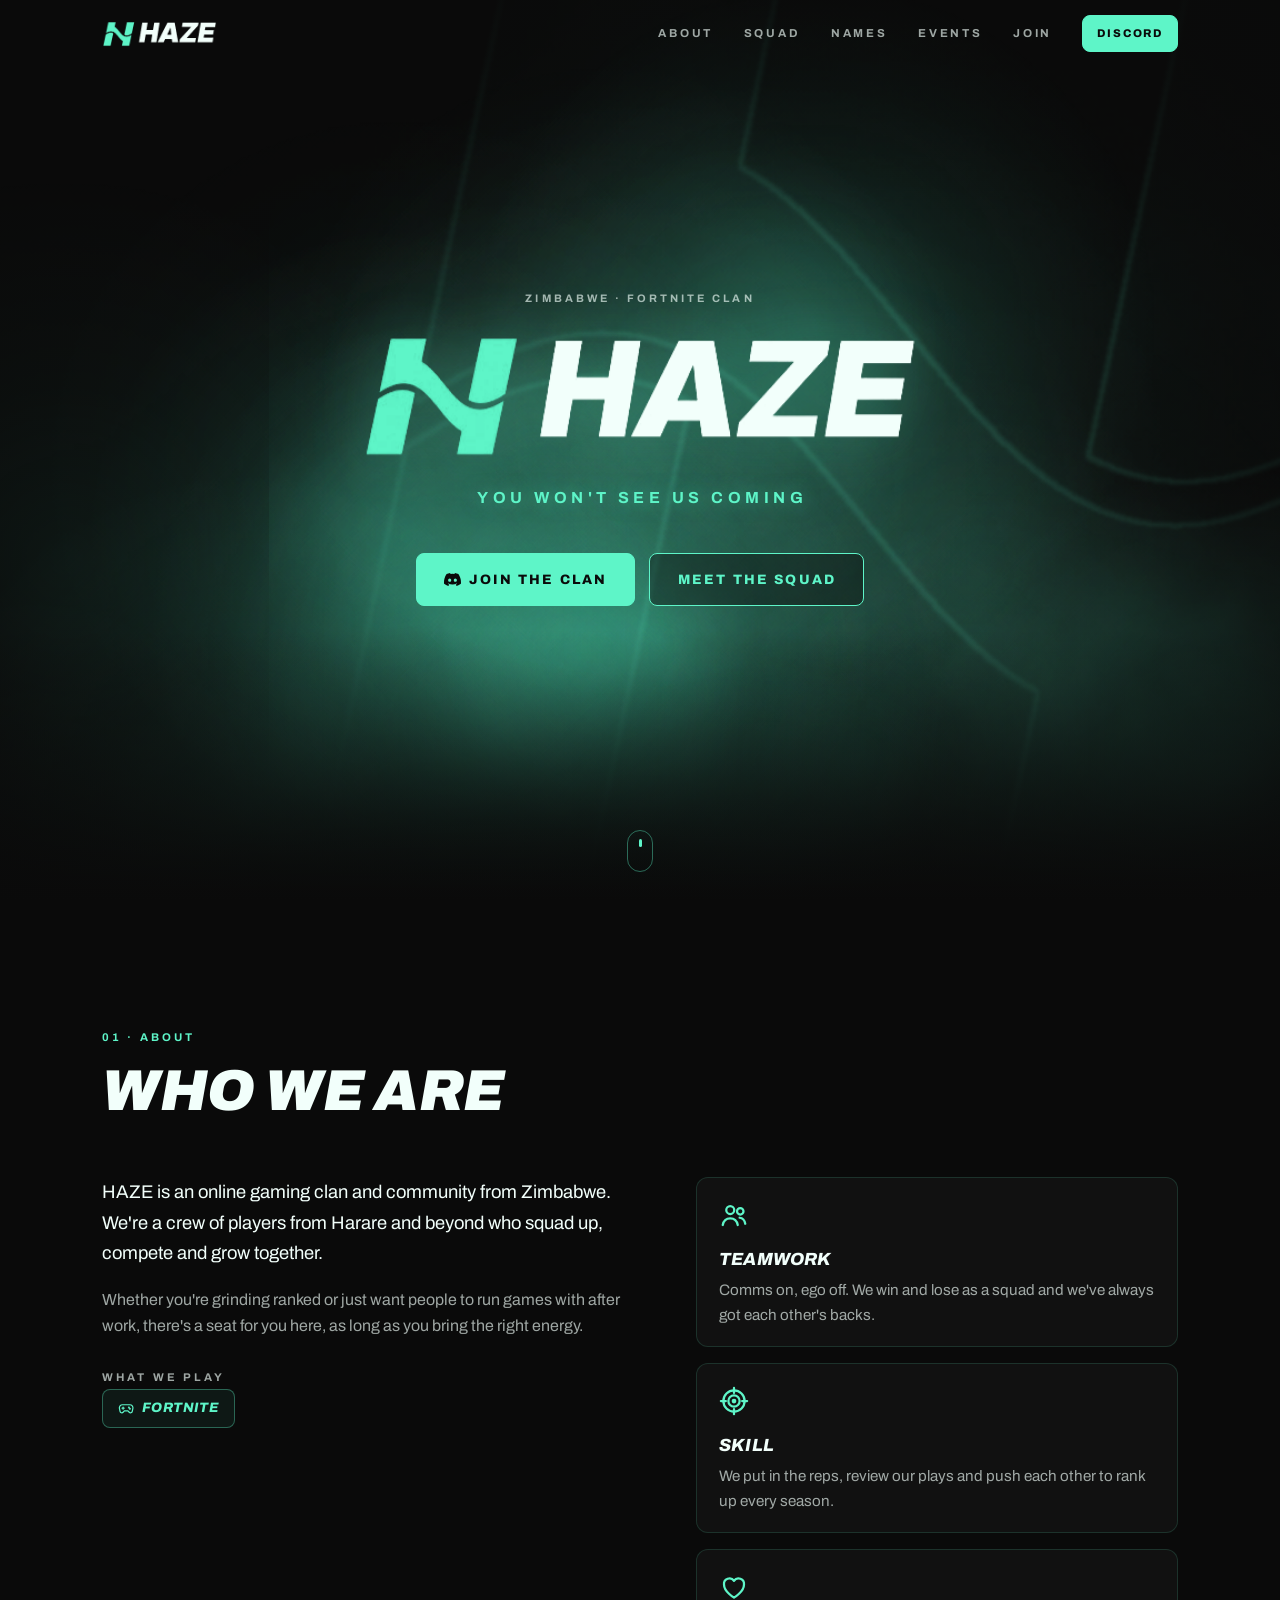
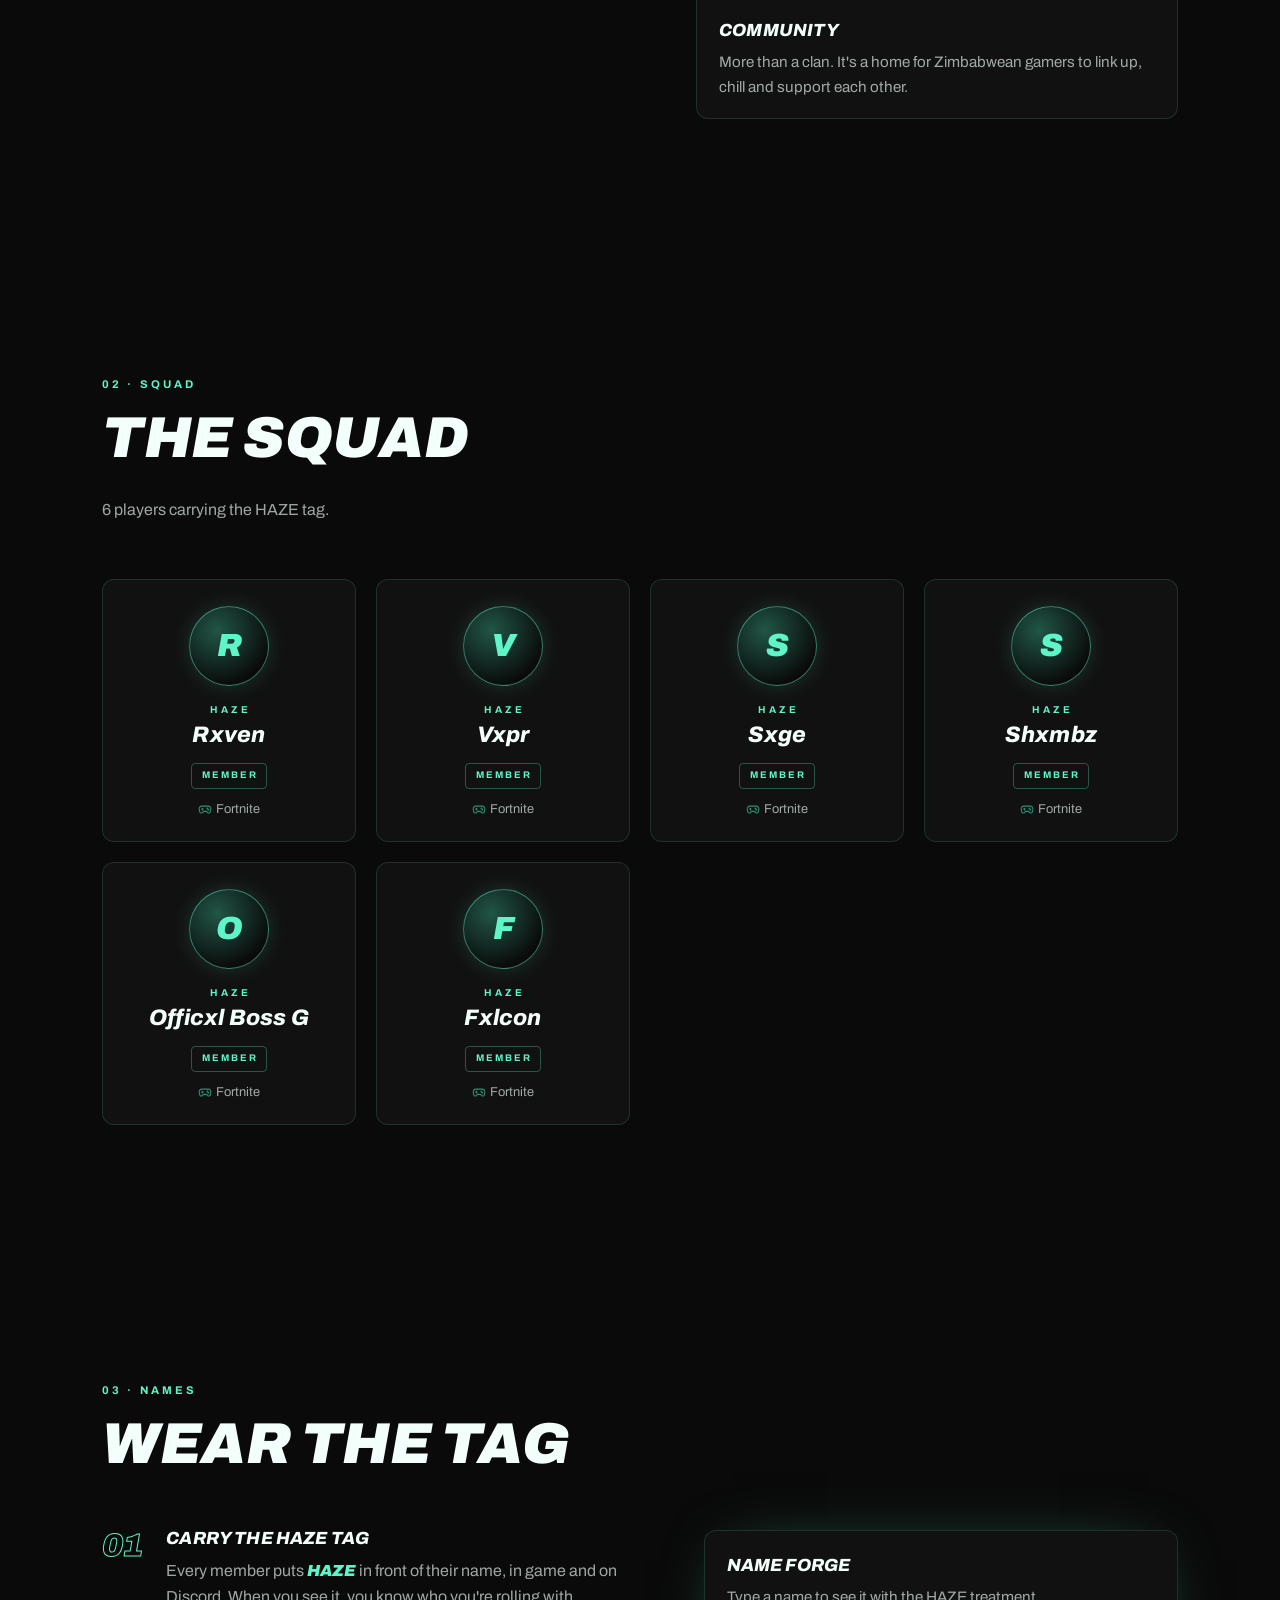
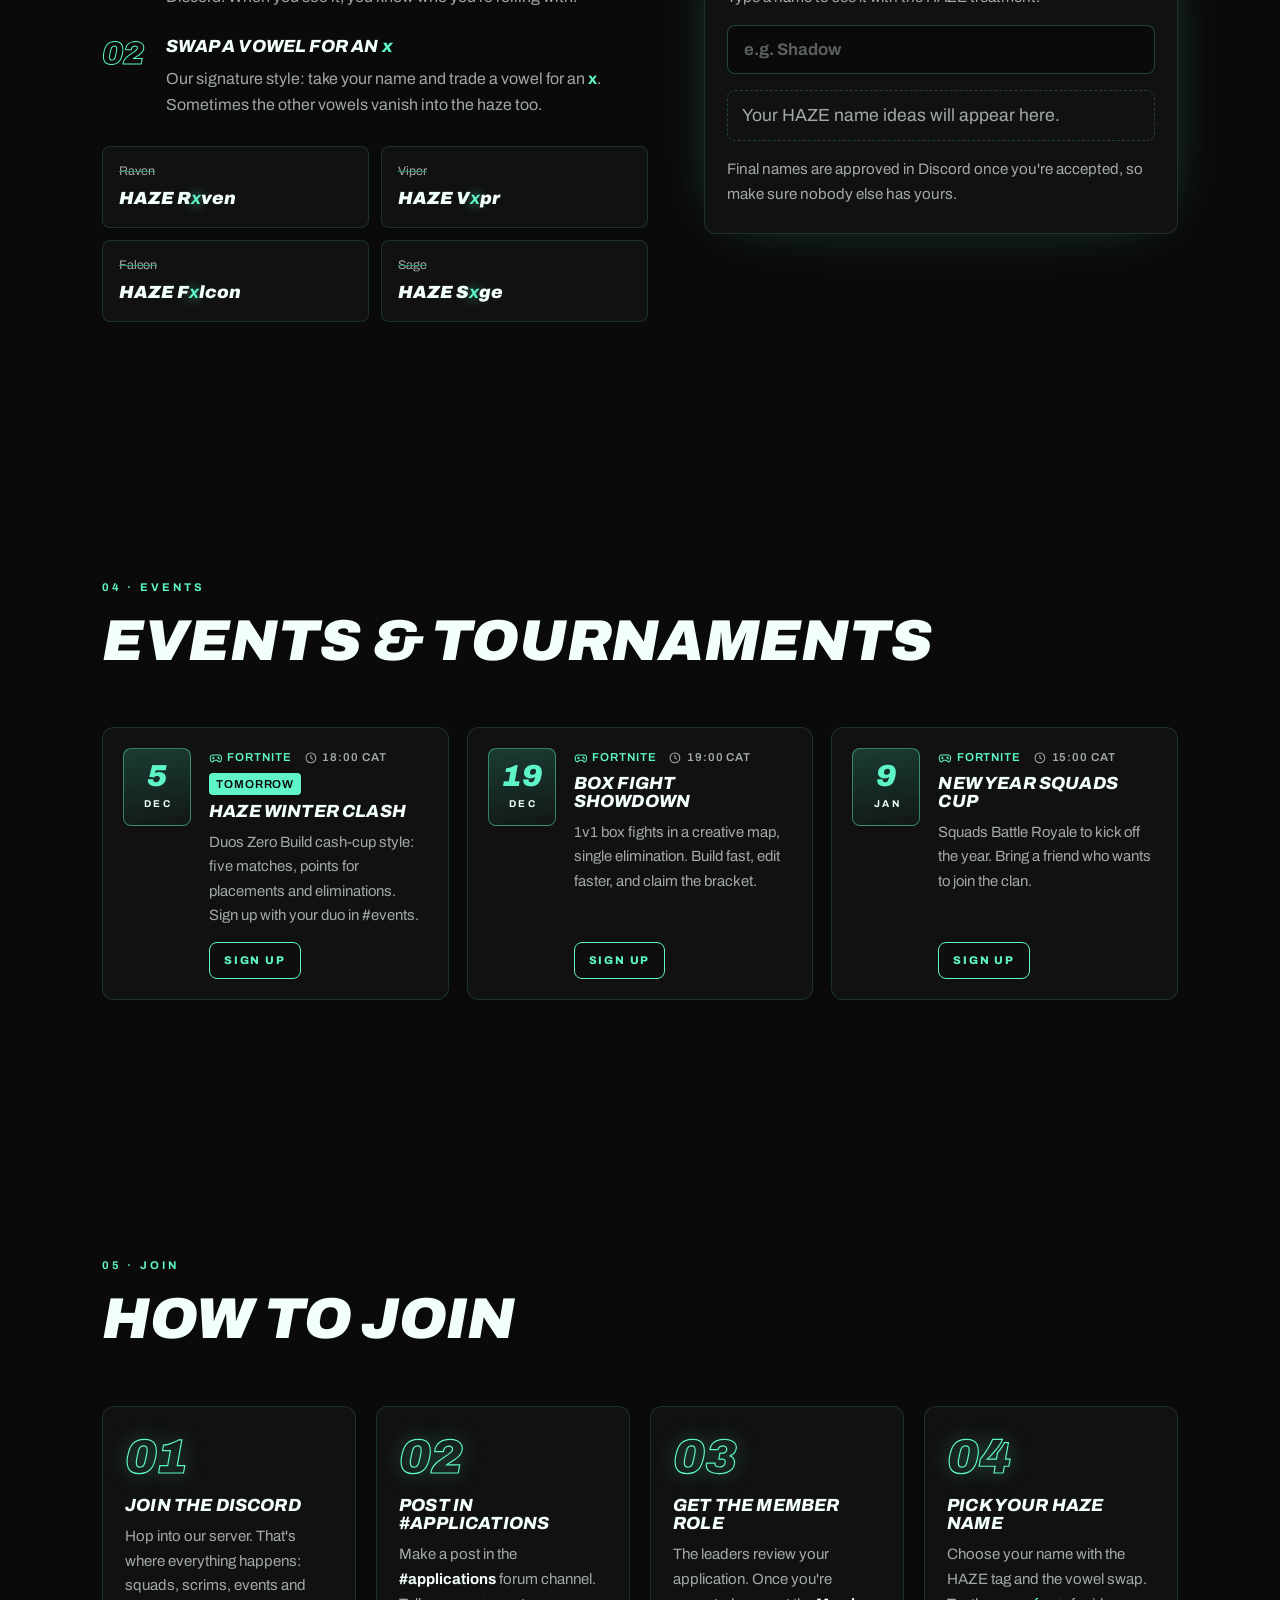
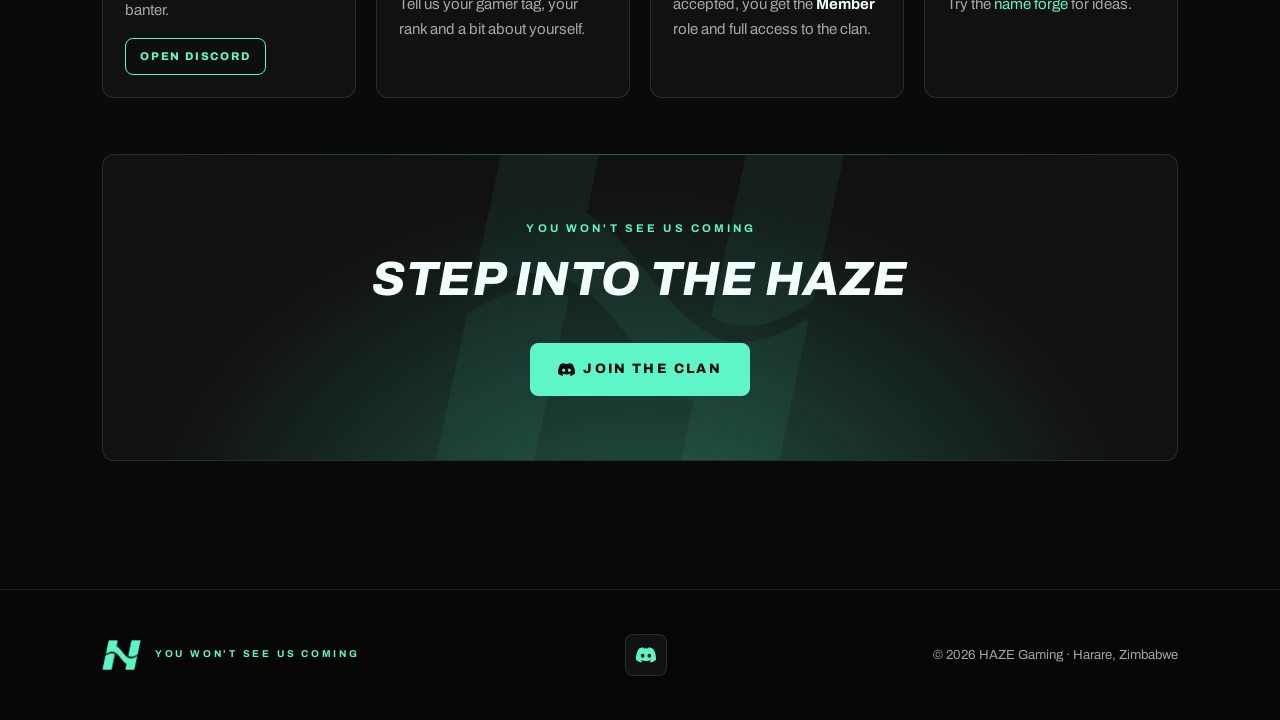
<file: index.html>
<!doctype html>
<html lang="en">
<head>
  <meta charset="utf-8">
  <meta name="viewport" content="width=device-width, initial-scale=1">

  <!-- ===== SEO basics ===== -->
  <title>HAZE Gaming | You Won't See Us Coming</title>
  <meta name="description" content="HAZE Gaming is a Zimbabwean Fortnite clan and gaming community from Harare. Meet the squad, catch our next tournament and join the clan on Discord. You won't see us coming.">
  <link rel="canonical" href="https://hazegaming.co.zw/">
  <meta name="theme-color" content="#0A0A0A">

  <!-- ===== Open Graph: link previews on WhatsApp, Discord, Facebook ===== -->
  <meta property="og:type" content="website">
  <meta property="og:site_name" content="HAZE Gaming">
  <meta property="og:url" content="https://hazegaming.co.zw/">
  <meta property="og:title" content="HAZE Gaming | You Won't See Us Coming">
  <meta property="og:description" content="A Zimbabwean Fortnite clan from Harare. Join the clan on Discord.">
  <meta property="og:image" content="https://hazegaming.co.zw/images/og-image.png">
  <meta property="og:image:width" content="1200">
  <meta property="og:image:height" content="630">
  <meta property="og:image:alt" content="HAZE logo with the tagline You Won't See Us Coming, on mint green smoke">
  <meta property="og:locale" content="en_GB">
  <meta name="twitter:card" content="summary_large_image">
  <meta name="twitter:title" content="HAZE Gaming | You Won't See Us Coming">
  <meta name="twitter:description" content="A Zimbabwean Fortnite clan from Harare.">
  <meta name="twitter:image" content="https://hazegaming.co.zw/images/og-image.png">

  <!-- ===== Favicons (black H on mint) ===== -->
  <link rel="icon" href="favicon.ico" sizes="any">
  <link rel="icon" href="images/favicon-32.png" sizes="32x32" type="image/png">
  <link rel="apple-touch-icon" href="images/apple-touch-icon.png">
  <link rel="manifest" href="site.webmanifest">

  <!-- ===== Font: Archivo (heavy italic headings + clean body text) ===== -->
  <link rel="preconnect" href="https://fonts.googleapis.com">
  <link rel="preconnect" href="https://fonts.gstatic.com" crossorigin>
  <link href="https://fonts.googleapis.com/css2?family=Archivo:ital,wght@0,400;0,500;0,600;0,700;1,800;1,900&display=swap" rel="stylesheet">

  <!-- Load the hero images early so the logo appears fast -->
  <link rel="preload" as="image" href="images/wordmark.png">

  <link rel="stylesheet" href="css/style.css">

  <!-- Tells the CSS that JavaScript is on (enables fade-in animations).
       Safety net: if any script errors, drop it so nothing stays hidden. -->
  <script>
    document.documentElement.classList.add("js");
    window.addEventListener("error", function () { document.documentElement.classList.remove("js"); });
  </script>

  <!-- Structured data so search engines understand who we are -->
  <script type="application/ld+json">
  {
    "@context": "https://schema.org",
    "@type": "Organization",
    "name": "HAZE Gaming",
    "slogan": "You Won't See Us Coming",
    "url": "https://hazegaming.co.zw/",
    "logo": "https://hazegaming.co.zw/images/icon-512.png",
    "description": "Zimbabwean Fortnite clan and online gaming community.",
    "address": { "@type": "PostalAddress", "addressLocality": "Harare", "addressCountry": "ZW" },
    "sameAs": ["https://discord.gg/KtDGEysHZ7"]
  }
  </script>
</head>

<body>
  <a class="skip-link" href="#main">Skip to content</a>

  <!-- Page-wide drifting mist (pure CSS, sits behind everything) -->
  <div class="fog" aria-hidden="true">
    <div class="fog__layer fog__layer--1"></div>
    <div class="fog__layer fog__layer--2"></div>
    <div class="fog__layer fog__layer--3"></div>
  </div>

  <!-- ======================= HEADER / NAV ======================= -->
  <header class="header" id="header">
    <div class="container header__inner">
      <a href="#home" class="brand" aria-label="HAZE Gaming home">
        <img src="images/wordmark.png" alt="HAZE" width="504" height="114">
      </a>

      <button class="nav-toggle" id="navToggle" aria-label="Open menu" aria-expanded="false" aria-controls="nav">
        <span></span><span></span><span></span>
      </button>

      <nav class="nav" id="nav" aria-label="Main">
        <a href="#about">About</a>
        <a href="#members">Squad</a>
        <a href="#naming">Names</a>
        <a href="#events">Events</a>
        <a href="#join">Join</a>
        <!-- Discord links: the real link is here AND in data/config.json -->
        <a href="https://discord.gg/KtDGEysHZ7" class="btn btn--small btn--primary" data-discord target="_blank" rel="noopener">Discord</a>
      </nav>
    </div>
  </header>

  <main id="main">

    <!-- ======================= 1. HERO ======================= -->
    <section class="hero" id="home">
      <!-- Animated mint smoke is drawn on this canvas by js/main.js -->
      <canvas class="hero__smoke" id="smoke" aria-hidden="true"></canvas>
      <!-- Giant outlined H fading in the background (from our poster art) -->
      <img class="hero__ghost" src="images/h-outline.webp" alt="" aria-hidden="true" width="800" height="667">

      <div class="container hero__content">
        <p class="label hero__kicker">Zimbabwe · Fortnite Clan</p>

        <h1 class="hero__title">
          <img class="hero__wordmark" src="images/wordmark.png" alt="HAZE" width="504" height="114">
          <span class="sr-only"> Gaming</span>
        </h1>

        <p class="tagline hero__tagline">You won't see us coming</p>

        <div class="hero__actions">
          <a href="https://discord.gg/KtDGEysHZ7" class="btn btn--primary btn--large" data-discord target="_blank" rel="noopener">
            <svg class="icon" aria-hidden="true"><use href="#i-discord"/></svg>
            Join the Clan
          </a>
          <a href="#members" class="btn btn--ghost btn--large">Meet the Squad</a>
        </div>
      </div>

      <a href="#about" class="hero__scroll" aria-label="Scroll to About"><span></span></a>
    </section>

    <!-- ======================= 2. ABOUT ======================= -->
    <section class="section" id="about">
      <div class="container">
        <header class="section__head reveal">
          <p class="label eyebrow">01 · About</p>
          <h2>Who we are</h2>
        </header>

        <div class="about">
          <div class="about__text reveal">
            <p class="lead">
              HAZE is an online gaming clan and community from Zimbabwe. We're a crew of
              players from Harare and beyond who squad up, compete and grow together.
            </p>
            <p>
              Whether you're grinding ranked or just want people to run games with after work,
              there's a seat for you here, as long as you bring the right energy.
            </p>

            <h3 class="label about__games-title">What we play</h3>
            <!-- Filled from the "games" list in data/config.json -->
            <ul class="chips" id="gamesList"><li>Fortnite</li></ul>
          </div>

          <ul class="values">
            <li class="card value reveal">
              <svg class="value__icon" aria-hidden="true"><use href="#i-team"/></svg>
              <h3>Teamwork</h3>
              <p>Comms on, ego off. We win and lose as a squad and we've always got each other's backs.</p>
            </li>
            <li class="card value reveal">
              <svg class="value__icon" aria-hidden="true"><use href="#i-target"/></svg>
              <h3>Skill</h3>
              <p>We put in the reps, review our plays and push each other to rank up every season.</p>
            </li>
            <li class="card value reveal">
              <svg class="value__icon" aria-hidden="true"><use href="#i-heart"/></svg>
              <h3>Community</h3>
              <p>More than a clan. It's a home for Zimbabwean gamers to link up, chill and support each other.</p>
            </li>
          </ul>
        </div>
      </div>
    </section>

    <div class="mist" aria-hidden="true"></div>

    <!-- ======================= 3. MEMBERS ======================= -->
    <section class="section" id="members">
      <div class="container">
        <header class="section__head reveal">
          <p class="label eyebrow">02 · Squad</p>
          <h2>The squad</h2>
          <p class="section__sub"><span id="memberCount">Our</span> players carrying the HAZE tag.</p>
        </header>

        <!-- Member cards are built from data/members.json -->
        <div class="members" id="membersGrid"></div>
        <noscript><p class="empty">Turn on JavaScript to see the squad.</p></noscript>
      </div>
    </section>

    <!-- ======================= 4. NAMING CONVENTION ======================= -->
    <section class="section" id="naming">
      <div class="container">
        <header class="section__head reveal">
          <p class="label eyebrow">03 · Names</p>
          <h2>Wear the tag</h2>
        </header>

        <div class="naming">
          <div class="naming__rules reveal">
            <div class="rule">
              <span class="rule__num">01</span>
              <div>
                <h3>Carry the HAZE tag</h3>
                <p>Every member puts <strong class="tag">HAZE</strong> in front of their name, in game and on Discord. When you see it, you know who you're rolling with.</p>
              </div>
            </div>
            <div class="rule">
              <span class="rule__num">02</span>
              <div>
                <h3>Swap a vowel for an <span class="x">x</span></h3>
                <p>Our signature style: take your name and trade a vowel for an <strong class="x">x</strong>. Sometimes the other vowels vanish into the haze too.</p>
              </div>
            </div>

            <ul class="examples" aria-label="Name examples">
              <li><span class="examples__from">Raven</span><span class="examples__to">HAZE R<b>x</b>ven</span></li>
              <li><span class="examples__from">Viper</span><span class="examples__to">HAZE V<b>x</b>pr</span></li>
              <li><span class="examples__from">Falcon</span><span class="examples__to">HAZE F<b>x</b>lcon</span></li>
              <li><span class="examples__from">Sage</span><span class="examples__to">HAZE S<b>x</b>ge</span></li>
            </ul>
          </div>

          <!-- Name generator (logic in js/main.js) -->
          <form class="card forge reveal" id="nameForge" autocomplete="off">
            <h3>Name forge</h3>
            <p>Type a name to see it with the HAZE treatment.</p>
            <label class="sr-only" for="forgeInput">Your name or gamer tag</label>
            <input class="forge__input" id="forgeInput" type="text" maxlength="16" placeholder="e.g. Shadow" spellcheck="false">
            <ul class="forge__results" id="forgeResults" aria-live="polite"></ul>
            <p class="forge__note">Final names are approved in Discord once you're accepted, so make sure nobody else has yours.</p>
          </form>
        </div>
      </div>
    </section>

    <div class="mist" aria-hidden="true"></div>

    <!-- ======================= 5. EVENTS ======================= -->
    <section class="section" id="events">
      <div class="container">
        <header class="section__head reveal">
          <p class="label eyebrow">04 · Events</p>
          <h2>Events &amp; tournaments</h2>
        </header>

        <!-- Event cards are built from data/events.json -->
        <div class="events" id="eventsList"></div>
        <noscript><p class="empty">Turn on JavaScript to see upcoming events.</p></noscript>
      </div>
    </section>

    <!-- ======================= 6. HOW TO JOIN ======================= -->
    <section class="section" id="join">
      <div class="container">
        <header class="section__head reveal">
          <p class="label eyebrow">05 · Join</p>
          <h2>How to join</h2>
        </header>

        <ol class="steps">
          <li class="card step reveal">
            <span class="step__num">01</span>
            <h3>Join the Discord</h3>
            <p>Hop into our server. That's where everything happens: squads, scrims, events and banter.</p>
            <a href="https://discord.gg/KtDGEysHZ7" class="btn btn--small btn--ghost" data-discord target="_blank" rel="noopener">Open Discord</a>
          </li>
          <li class="card step reveal">
            <span class="step__num">02</span>
            <h3>Post in #applications</h3>
            <p>Make a post in the <strong>#applications</strong> forum channel. Tell us your gamer tag, your rank and a bit about yourself.</p>
          </li>
          <li class="card step reveal">
            <span class="step__num">03</span>
            <h3>Get the Member role</h3>
            <p>The leaders review your application. Once you're accepted, you get the <strong>Member</strong> role and full access to the clan.</p>
          </li>
          <li class="card step reveal">
            <span class="step__num">04</span>
            <h3>Pick your HAZE name</h3>
            <p>Choose your name with the HAZE tag and the vowel swap. Try the <a href="#naming">name forge</a> for ideas.</p>
          </li>
        </ol>

        <div class="cta reveal">
          <img class="cta__ghost" src="images/logo-h.png" alt="" aria-hidden="true" width="642" height="495" loading="lazy">
          <p class="tagline">You won't see us coming</p>
          <h3>Step into the haze</h3>
          <a href="https://discord.gg/KtDGEysHZ7" class="btn btn--primary btn--large" data-discord target="_blank" rel="noopener">
            <svg class="icon" aria-hidden="true"><use href="#i-discord"/></svg>
            Join the Clan
          </a>
        </div>
      </div>
    </section>
  </main>

  <!-- ======================= 7. FOOTER ======================= -->
  <footer class="footer">
    <div class="container footer__inner">
      <a href="#home" class="footer__brand" aria-label="Back to top">
        <img src="images/logo-h.png" alt="" width="642" height="495">
        <span class="tagline">You won't see us coming</span>
      </a>

      <!-- Discord + social icons come from data/config.json -->
      <ul class="socials" id="socials" aria-label="Social links">
        <li><a href="https://discord.gg/KtDGEysHZ7" target="_blank" rel="noopener" aria-label="HAZE Gaming on Discord"><svg viewBox="0 0 24 24" aria-hidden="true"><use href="#i-discord"/></svg></a></li>
      </ul>

      <!-- Change the year here when needed -->
      <p class="footer__copy">© 2026 HAZE Gaming · Harare, Zimbabwe</p>
    </div>
  </footer>

  <!-- ===== Icon sprite (reused with <use href="#i-name">) ===== -->
  <svg width="0" height="0" style="position:absolute" aria-hidden="true">
    <symbol id="i-discord" viewBox="0 0 24 24"><path fill="currentColor" d="M20.32 4.37A19.8 19.8 0 0 0 15.4 2.8a13.7 13.7 0 0 0-.63 1.3 18.4 18.4 0 0 0-5.53 0 12.6 12.6 0 0 0-.64-1.3 19.7 19.7 0 0 0-4.93 1.54C.54 9.04-.32 13.58.1 18.06a19.9 19.9 0 0 0 6.04 3.05c.49-.66.92-1.37 1.3-2.1a12.9 12.9 0 0 1-2.04-.98l.5-.39a14.2 14.2 0 0 0 12.2 0l.5.39c-.65.39-1.33.71-2.05.98.38.73.81 1.44 1.3 2.1a19.8 19.8 0 0 0 6.04-3.05c.5-5.18-.84-9.68-3.57-13.69ZM8.02 15.33c-1.18 0-2.16-1.09-2.16-2.42s.95-2.42 2.16-2.42 2.18 1.09 2.16 2.42c0 1.33-.95 2.42-2.16 2.42Zm7.97 0c-1.18 0-2.16-1.09-2.16-2.42s.95-2.42 2.16-2.42 2.18 1.09 2.16 2.42c0 1.33-.95 2.42-2.16 2.42Z"/></symbol>
    <symbol id="i-team" viewBox="0 0 24 24"><g fill="none" stroke="currentColor" stroke-width="1.8" stroke-linecap="round" stroke-linejoin="round"><circle cx="9" cy="8" r="3.2"/><path d="M3 20c.6-3.4 3-5.4 6-5.4s5.4 2 6 5.4"/><circle cx="17" cy="9" r="2.6"/><path d="M16.5 14.2c2.4.2 4 1.9 4.5 4.8"/></g></symbol>
    <symbol id="i-target" viewBox="0 0 24 24"><g fill="none" stroke="currentColor" stroke-width="1.8" stroke-linecap="round"><circle cx="12" cy="12" r="8.5"/><circle cx="12" cy="12" r="4.5"/><circle cx="12" cy="12" r="1" fill="currentColor"/><path d="M12 1.5v4M12 18.5v4M1.5 12h4M18.5 12h4"/></g></symbol>
    <symbol id="i-heart" viewBox="0 0 24 24"><path fill="none" stroke="currentColor" stroke-width="1.8" stroke-linejoin="round" d="M12 20.5s-8-4.8-8-10.6A4.4 4.4 0 0 1 12 7a4.4 4.4 0 0 1 8 2.9c0 5.8-8 10.6-8 10.6Z"/></symbol>
    <symbol id="i-controller" viewBox="0 0 24 24"><g fill="none" stroke="currentColor" stroke-width="1.8" stroke-linecap="round" stroke-linejoin="round"><path d="M6.5 7h11a4.5 4.5 0 0 1 4.4 5.4l-.9 4.4a2.6 2.6 0 0 1-4.5 1.2L14.6 16H9.4l-1.9 2a2.6 2.6 0 0 1-4.5-1.2l-.9-4.4A4.5 4.5 0 0 1 6.5 7Z"/><path d="M7.5 10.5v3M6 12h3"/><circle cx="16" cy="11" r=".6" fill="currentColor"/><circle cx="17.5" cy="13" r=".6" fill="currentColor"/></g></symbol>
    <symbol id="i-clock" viewBox="0 0 24 24"><g fill="none" stroke="currentColor" stroke-width="1.8" stroke-linecap="round"><circle cx="12" cy="12" r="8.5"/><path d="M12 7.5V12l3 2"/></g></symbol>
  </svg>

  <script src="js/main.js"></script>
</body>
</html>
</file>
<file: css/style.css>
/* ==========================================================================
   HAZE Gaming — STYLES
   --------------------------------------------------------------------------
   Brand palette (use ONLY these):
     Haze Mint   #5EF5C8   primary accent
     Void Black  #0A0A0A   background
     Off-white   #F2FFFB   headings / text
     Smoke Teal  #2E8F74   glows, gradients, borders

   Contents
     1. Design tokens
     2. Base / reset
     3. Utilities (container, labels, buttons, cards, reveal)
     4. Background mist
     5. Header & navigation
     6. Hero
     7. Sections (shared) + mist dividers
     8. About
     9. Members
    10. Naming convention + name forge
    11. Events
    12. How to join + call to action
    13. Footer
    14. Reduced motion
   ========================================================================== */


/* 1. DESIGN TOKENS ========================================================= */
:root {
  /* Brand colours */
  --mint: #5EF5C8;
  --black: #0A0A0A;
  --white: #F2FFFB;
  --teal: #2E8F74;
  --mint-rgb: 94, 245, 200;    /* mint as R,G,B for see-through glows */
  --teal-rgb: 46, 143, 116;
  --white-rgb: 242, 255, 251;

  /* Derived (still only brand colours, just at different strengths) */
  --card: #111111;
  --card-2: #151515;
  --muted: rgba(var(--white-rgb), .64);
  --line: rgba(var(--mint-rgb), .14);       /* thin mint borders */
  --line-strong: rgba(var(--mint-rgb), .5);
  --glow: 0 0 28px rgba(var(--mint-rgb), .28), 0 0 2px rgba(var(--mint-rgb), .6);

  /* Type */
  --font: "Archivo", system-ui, -apple-system, "Segoe UI", Roboto, sans-serif;

  /* Shape & motion */
  --radius: 12px;
  --radius-sm: 8px;
  --ease: cubic-bezier(.2, .7, .2, 1);
  --header-h: 68px;
}


/* 2. BASE / RESET ========================================================== */
*, *::before, *::after { box-sizing: border-box; }

html {
  scroll-behavior: smooth;
  scroll-padding-top: var(--header-h);
  -webkit-text-size-adjust: 100%;
  background: var(--black);
}

body {
  margin: 0;
  background: var(--black);
  color: var(--white);
  font-family: var(--font);
  font-size: 1rem;
  line-height: 1.65;
  -webkit-font-smoothing: antialiased;
  overflow-x: hidden;
}

/* Headings: heavy, italic, slanted, uppercase, like the HAZE wordmark */
h1, h2, h3 {
  font-family: var(--font);
  font-weight: 900;
  font-style: italic;
  text-transform: uppercase;
  line-height: 1.05;
  letter-spacing: -.005em;
  margin: 0 0 .5em;
}
h2 { font-size: clamp(2.1rem, 8vw, 3.6rem); }
h3 { font-size: 1.1rem; font-weight: 800; letter-spacing: .01em; }
p  { margin: 0 0 1em; }
a  { color: var(--mint); text-decoration: none; }
a:hover { text-decoration: underline; }
img { max-width: 100%; display: block; }
ul, ol { list-style: none; margin: 0; padding: 0; }
strong { color: var(--white); }

:focus-visible { outline: 2px solid var(--mint); outline-offset: 3px; border-radius: 4px; }
::selection { background: var(--mint); color: var(--black); }


/* 3. UTILITIES ============================================================= */
.container { width: 100%; max-width: 1140px; margin: 0 auto; padding: 0 16px; }
@media (min-width: 768px) { .container { padding: 0 32px; } }

.sr-only {
  position: absolute; width: 1px; height: 1px; padding: 0; margin: -1px;
  overflow: hidden; clip: rect(0 0 0 0); white-space: nowrap; border: 0;
}
.skip-link { position: absolute; left: 16px; top: -48px; z-index: 100; background: var(--mint); color: var(--black); font-weight: 700; padding: 8px 14px; border-radius: var(--radius-sm); }
.skip-link:focus { top: 12px; }

.icon { width: 1.25em; height: 1.25em; flex-shrink: 0; }

/* Small labels: uppercase with wide letter-spacing, like the tagline */
.label, .tagline {
  font-family: var(--font); font-weight: 700; font-style: normal;
  text-transform: uppercase; letter-spacing: .28em;
}
.tagline { color: var(--mint); }

/* Buttons */
.btn {
  display: inline-flex; align-items: center; justify-content: center; gap: .6em;
  font-family: var(--font); font-weight: 800; font-size: .82rem;
  letter-spacing: .16em; text-transform: uppercase;
  padding: .9em 1.6em; border-radius: var(--radius-sm); border: 1.5px solid var(--mint);
  cursor: pointer; text-decoration: none !important;
  transition: transform .25s var(--ease), box-shadow .3s var(--ease), background .25s, color .25s;
}
.btn:hover { transform: translateY(-2px); box-shadow: 0 0 32px rgba(var(--mint-rgb), .45), 0 0 6px rgba(var(--mint-rgb), .6); }
.btn--primary { background: var(--mint); color: var(--black); }
.btn--ghost { background: rgba(10, 10, 10, .4); color: var(--mint); }
.btn--ghost:hover { background: rgba(var(--mint-rgb), .08); }
.btn--small { font-size: .7rem; padding: .75em 1.25em; }
.btn--large { font-size: .85rem; padding: 1.05em 2em; }

/* Cards: dark, thin mint border at low opacity, glow on hover */
.card {
  background: var(--card);
  border: 1px solid var(--line);
  border-radius: var(--radius);
  transition: transform .35s var(--ease), border-color .35s, box-shadow .35s;
}
.card:hover { border-color: var(--line-strong); box-shadow: 0 0 36px -6px rgba(var(--mint-rgb), .25); }

/* Elements fade in "out of the mist" when scrolled into view (JS adds .is-visible) */
.js .reveal { opacity: 0; transform: translateY(26px); filter: blur(10px); transition: opacity 1s var(--ease), transform 1s var(--ease), filter 1.1s var(--ease); }
.js .reveal.is-visible { opacity: 1; transform: none; filter: none; }


/* 4. BACKGROUND MIST ======================================================= */
/* Huge soft teal gradients drifting slowly behind the whole page.
   Only `transform` is animated, so it stays smooth on phones. */
.fog { position: fixed; inset: 0; z-index: -1; overflow: hidden; pointer-events: none; }
.fog__layer { position: absolute; border-radius: 50%; will-change: transform; }
.fog__layer--1 {
  width: 140vmax; height: 140vmax; top: -70vmax; left: -60vmax;
  background: radial-gradient(closest-side, rgba(var(--teal-rgb), .22), transparent 70%);
  animation: drift-1 40s ease-in-out infinite alternate;
}
.fog__layer--2 {
  width: 130vmax; height: 130vmax; bottom: -75vmax; right: -60vmax;
  background: radial-gradient(closest-side, rgba(var(--teal-rgb), .18), transparent 70%);
  animation: drift-2 52s ease-in-out infinite alternate;
}
.fog__layer--3 {
  width: 80vmax; height: 80vmax; top: 30vh; left: 20vw;
  background: radial-gradient(closest-side, rgba(var(--mint-rgb), .04), transparent 70%);
  animation: drift-3 64s ease-in-out infinite alternate;
}
@keyframes drift-1 { to { transform: translate(30vw, 30vh) scale(1.15); } }
@keyframes drift-2 { to { transform: translate(-25vw, -30vh) scale(1.1); } }
@keyframes drift-3 { to { transform: translate(-25vw, 10vh) scale(1.3); } }


/* 5. HEADER & NAVIGATION =================================================== */
.header {
  position: fixed; top: 0; left: 0; right: 0; z-index: 50; height: var(--header-h);
  border-bottom: 1px solid transparent;
  transition: background .3s, border-color .3s;
}
.header.is-scrolled { background: rgba(10, 10, 10, .82); backdrop-filter: blur(14px); -webkit-backdrop-filter: blur(14px); border-color: var(--line); }
.header__inner { height: 100%; display: flex; align-items: center; justify-content: space-between; }

.brand { display: block; position: relative; z-index: 60; }
.brand img { height: 26px; width: auto; }

.nav { display: flex; align-items: center; gap: 1.9rem; }
.nav a:not(.btn) {
  color: var(--muted); font-size: .72rem; font-weight: 700; letter-spacing: .24em; text-transform: uppercase;
  position: relative; text-decoration: none; transition: color .2s;
}
.nav a:not(.btn)::after { content: ""; position: absolute; left: 0; right: .24em; bottom: -7px; height: 2px; background: var(--mint); box-shadow: 0 0 10px var(--mint); transform: scaleX(0); transition: transform .3s var(--ease); }
.nav a:not(.btn):hover, .nav a.is-active { color: var(--white); }
.nav a:not(.btn):hover::after, .nav a.is-active::after { transform: scaleX(1); }

/* Hamburger (mobile) */
.nav-toggle { display: none; width: 44px; height: 44px; background: none; border: 0; cursor: pointer; padding: 10px; position: relative; z-index: 60; }
.nav-toggle span { display: block; height: 2px; background: var(--mint); margin: 5px 0; border-radius: 2px; transition: transform .3s var(--ease), opacity .2s; }
.nav-toggle[aria-expanded="true"] span:nth-child(1) { transform: translateY(7px) rotate(45deg); }
.nav-toggle[aria-expanded="true"] span:nth-child(2) { opacity: 0; }
.nav-toggle[aria-expanded="true"] span:nth-child(3) { transform: translateY(-7px) rotate(-45deg); }

@media (max-width: 820px) {
  .nav-toggle { display: block; }
  .nav {
    position: fixed; inset: 0; flex-direction: column; justify-content: center; gap: 1.9rem;
    background: rgba(10, 10, 10, .97); backdrop-filter: blur(16px); -webkit-backdrop-filter: blur(16px);
    opacity: 0; visibility: hidden; transition: opacity .3s, visibility .3s;
  }
  .nav.is-open { opacity: 1; visibility: visible; }
  .nav a:not(.btn) { font-size: 1.6rem; font-weight: 900; font-style: italic; letter-spacing: .02em; color: var(--white); }
  .nav .btn { font-size: .85rem; padding: 1em 2.2em; }
  body.nav-open { overflow: hidden; }
}


/* 6. HERO ================================================================== */
.hero {
  position: relative; min-height: 100vh; min-height: 100svh;
  display: grid; place-items: center; text-align: center;
  padding: calc(var(--header-h) + 24px) 0 96px; overflow: hidden; isolation: isolate;
  background: var(--black);
}
.hero__smoke { position: absolute; inset: 0; width: 100%; height: 100%; z-index: -2; }

/* Giant outlined H fading into the background, like the banner */
.hero__ghost {
  position: absolute; z-index: -1; pointer-events: none;
  height: 115%; width: auto; max-width: none;
  right: -18%; top: 50%; transform: translateY(-50%);
  opacity: .4;
  -webkit-mask-image: radial-gradient(ellipse 60% 60% at 50% 50%, #000 40%, transparent 100%);
          mask-image: radial-gradient(ellipse 60% 60% at 50% 50%, #000 40%, transparent 100%);
  animation: ghost-drift 18s ease-in-out infinite alternate;
}
@media (max-width: 700px) { .hero__ghost { height: 80%; right: -45%; opacity: .26; } }
@keyframes ghost-drift { from { transform: translate(0, -50%); } to { transform: translate(-3%, -53%); } }

/* Vignette + fade into the page at the bottom */
.hero::after {
  content: ""; position: absolute; inset: 0; z-index: -1; pointer-events: none;
  background:
    radial-gradient(ellipse at center, transparent 35%, rgba(10,10,10,.8) 100%),
    linear-gradient(to bottom, transparent 70%, var(--black));
}

.hero__content { display: flex; flex-direction: column; align-items: center; }
.hero__kicker { font-size: .68rem; color: var(--muted); margin-bottom: 1.6rem; opacity: 0; animation: fade-up 1s .2s var(--ease) forwards; }
.hero__title { margin: 0; }
/* The official wordmark condenses out of the smoke */
.hero__wordmark {
  width: min(84vw, 560px); height: auto;
  filter: drop-shadow(0 0 30px rgba(var(--mint-rgb), .22));
  opacity: 0; animation: condense 1.8s .3s var(--ease) forwards;
}
.hero__tagline { font-size: clamp(.72rem, 2.9vw, 1rem); margin: 1.6rem 0 2.6rem; padding-left: .28em; text-shadow: 0 0 18px rgba(var(--mint-rgb), .5); opacity: 0; animation: fade-up 1.2s 1.4s var(--ease) forwards; }
.hero__actions { display: flex; flex-wrap: wrap; justify-content: center; gap: 14px; opacity: 0; animation: fade-up 1s 1.8s var(--ease) forwards; }
@media (max-width: 480px) { .hero__actions { width: 100%; } .hero__actions .btn { width: 100%; } }

.hero__scroll { position: absolute; bottom: 28px; left: 50%; margin-left: -13px; width: 26px; height: 42px; border: 1.5px solid rgba(var(--mint-rgb), .4); border-radius: 14px; }
.hero__scroll span { position: absolute; top: 8px; left: 50%; width: 3px; height: 8px; margin-left: -1.5px; border-radius: 2px; background: var(--mint); animation: scroll-dot 1.8s ease-in-out infinite; }

@keyframes condense {
  0%   { opacity: 0; filter: blur(22px) drop-shadow(0 0 30px rgba(var(--mint-rgb), 0)); transform: scale(1.08); }
  100% { opacity: 1; filter: blur(0) drop-shadow(0 0 30px rgba(var(--mint-rgb), .22)); transform: none; }
}
@keyframes fade-up { from { opacity: 0; transform: translateY(14px); } to { opacity: 1; transform: none; } }
@keyframes scroll-dot { 0% { opacity: 0; transform: translateY(0); } 40% { opacity: 1; } 100% { opacity: 0; transform: translateY(14px); } }


/* 7. SECTIONS (shared) + MIST DIVIDERS ===================================== */
.section { padding: clamp(72px, 12vw, 128px) 0; position: relative; }
.section__head { margin-bottom: clamp(32px, 6vw, 56px); }
.section__sub { color: var(--muted); margin: 0; }
.eyebrow { font-size: .7rem; color: var(--mint); margin-bottom: .9rem; }
.lead { font-size: 1.15rem; color: var(--white); }
.empty { color: var(--muted); padding: 32px; text-align: center; border: 1px dashed var(--line); border-radius: var(--radius); grid-column: 1 / -1; }

/* A band of drifting smoke between sections */
.mist { position: relative; height: 160px; margin: -80px 0; pointer-events: none; overflow: hidden; z-index: -1; }
.mist::before, .mist::after {
  content: ""; position: absolute; inset: 0 -30%;
  background:
    radial-gradient(ellipse 30% 50% at 25% 50%, rgba(var(--teal-rgb), .28), transparent 70%),
    radial-gradient(ellipse 25% 40% at 70% 55%, rgba(var(--teal-rgb), .22), transparent 70%),
    radial-gradient(ellipse 20% 35% at 50% 45%, rgba(var(--mint-rgb), .06), transparent 70%);
  animation: mist-roll 30s ease-in-out infinite alternate;
}
.mist::after { opacity: .6; animation-duration: 42s; animation-direction: alternate-reverse; }
@keyframes mist-roll { from { transform: translateX(-8%); } to { transform: translateX(8%); } }


/* 8. ABOUT ================================================================= */
.about { display: grid; gap: 40px; }
@media (min-width: 900px) { .about { grid-template-columns: 1.1fr 1fr; gap: 64px; align-items: start; } }
.about__text p:not(.lead) { color: var(--muted); }
.about__games-title { margin-top: 2rem; font-size: .7rem; color: var(--muted); }

.chips { display: flex; flex-wrap: wrap; gap: 10px; }
.chips li { display: inline-flex; align-items: center; gap: .55em; padding: .55em 1.1em; font-size: .85rem; font-weight: 800; font-style: italic; text-transform: uppercase; letter-spacing: .04em; border-radius: var(--radius-sm); background: rgba(var(--mint-rgb), .06); border: 1px solid rgba(var(--mint-rgb), .35); color: var(--mint); }
.chips li svg { width: 1.2em; height: 1.2em; }

.values { display: grid; gap: 16px; }
.value { padding: 22px 22px 18px; }
.value:hover { transform: translateX(6px); }
.value__icon { width: 30px; height: 30px; color: var(--mint); margin-bottom: 12px; }
.value p { color: var(--muted); margin: 0; font-size: .95rem; }


/* 9. MEMBERS =============================================================== */
.members { display: grid; grid-template-columns: repeat(2, 1fr); gap: 12px; }
@media (min-width: 640px) { .members { grid-template-columns: repeat(auto-fill, minmax(220px, 1fr)); gap: 20px; } }

.member { position: relative; padding: 26px 14px 22px; text-align: center; overflow: hidden; }
/* soft mint light that follows the pointer (position set in JS) */
.member::before {
  content: ""; position: absolute; inset: 0; pointer-events: none; opacity: 0; transition: opacity .35s;
  background: radial-gradient(240px circle at var(--mx, 50%) var(--my, 0%), rgba(var(--mint-rgb), .12), transparent 60%);
}
.member:hover { transform: translateY(-6px); }
.member:hover::before { opacity: 1; }

/* Leaders: brighter border + permanent glow */
.member--lead { border-color: rgba(var(--mint-rgb), .55); box-shadow: 0 0 32px -10px rgba(var(--mint-rgb), .45); }

.member__avatar {
  width: 80px; height: 80px; margin: 0 auto 16px; border-radius: 50%;
  display: grid; place-items: center; overflow: hidden;
  font-weight: 900; font-style: italic; font-size: 2rem; color: var(--mint);
  background: radial-gradient(circle at 35% 30%, rgba(var(--teal-rgb), .55), var(--black) 75%);
  border: 1.5px solid rgba(var(--mint-rgb), .45);
  box-shadow: 0 0 22px rgba(var(--mint-rgb), .15);
}
.member--lead .member__avatar { border-color: var(--mint); box-shadow: 0 0 26px rgba(var(--mint-rgb), .4); }
.member__avatar img { width: 100%; height: 100%; object-fit: cover; }
.member__tag { display: block; font-size: .62rem; font-weight: 700; letter-spacing: .34em; color: var(--mint); padding-left: .34em; }
/* Gamer tags keep their real case so the signature lowercase x stays visible */
.member__name { font-size: clamp(1.05rem, 4vw, 1.4rem); margin: .2em 0 .6em; word-break: break-word; text-transform: none; }
.member__role { display: inline-block; font-size: .6rem; font-weight: 700; letter-spacing: .2em; text-transform: uppercase; padding: .45em .9em .45em 1.1em; border-radius: 4px; border: 1px solid rgba(var(--mint-rgb), .3); color: var(--mint); }
.member--lead .member__role { background: var(--mint); color: var(--black); border-color: var(--mint); }
.member__game { margin: 12px 0 0; font-size: .8rem; line-height: 1.4; color: var(--muted); }
.member__game svg { width: 1.1em; height: 1.1em; vertical-align: -.2em; margin-right: .35em; color: var(--teal); }


/* 10. NAMING CONVENTION ==================================================== */
.naming { display: grid; gap: 32px; }
@media (min-width: 900px) { .naming { grid-template-columns: 1.15fr 1fr; gap: 56px; align-items: start; } }

.rule { display: flex; gap: 18px; margin-bottom: 28px; }
.rule__num { font-weight: 900; font-style: italic; font-size: 2rem; line-height: 1; color: transparent; -webkit-text-stroke: 1px var(--mint); min-width: 2.2ch; }
.rule p { color: var(--muted); margin: 0; }
.tag { color: var(--mint); font-weight: 900; font-style: italic; }
.x { color: var(--mint); text-transform: none; }

.examples { display: grid; grid-template-columns: repeat(2, 1fr); gap: 12px; margin-top: 8px; }
.examples li { padding: 14px 16px; border-radius: var(--radius-sm); background: var(--card); border: 1px solid var(--line); display: flex; flex-direction: column; gap: 2px; transition: border-color .3s, transform .3s var(--ease), box-shadow .3s; }
.examples li:hover { border-color: var(--line-strong); transform: translateY(-3px); box-shadow: 0 0 24px -6px rgba(var(--mint-rgb), .3); }
.examples__from { font-size: .78rem; color: var(--muted); text-decoration: line-through; text-decoration-color: var(--teal); }
.examples__to { font-weight: 900; font-style: italic; font-size: 1.1rem; }
.examples__to b, .forge__results b { color: var(--mint); text-shadow: 0 0 12px rgba(var(--mint-rgb), .8); }

/* Name forge */
.forge { padding: 26px 22px; box-shadow: 0 0 60px -30px rgba(var(--mint-rgb), .5); }
.forge > p { color: var(--muted); font-size: .95rem; }
.forge__input {
  width: 100%; padding: 14px 16px; border-radius: var(--radius-sm);
  font: 700 1.05rem var(--font); color: var(--white);
  background: var(--black); border: 1px solid rgba(var(--mint-rgb), .25);
  transition: border-color .2s, box-shadow .2s;
}
.forge__input:focus { outline: none; border-color: var(--mint); box-shadow: 0 0 0 3px rgba(var(--mint-rgb), .18), 0 0 24px rgba(var(--mint-rgb), .2); }
.forge__input::placeholder { color: rgba(var(--white-rgb), .35); }
.forge__results { display: grid; gap: 8px; margin: 16px 0; min-height: 48px; }
.forge__results li { font-weight: 900; font-style: italic; font-size: 1.1rem; padding: 10px 14px; border-radius: var(--radius-sm); background: rgba(var(--mint-rgb), .05); border: 1px solid rgba(var(--mint-rgb), .22); animation: fade-up .4s var(--ease); }
.forge__results li .tag { margin-right: .4em; }
.forge__results .forge__hint { font-weight: 400; font-style: normal; text-transform: none; color: var(--muted); background: none; border-style: dashed; }
.forge__note { font-size: .8rem; color: var(--muted); margin: 0; }


/* 11. EVENTS =============================================================== */
.events { display: grid; gap: 18px; }
@media (min-width: 760px) { .events { grid-template-columns: repeat(auto-fill, minmax(320px, 1fr)); } }

.event { display: flex; gap: 18px; padding: 20px; }
.event:hover { transform: translateY(-4px); }
.event__date {
  flex-shrink: 0; width: 68px; height: 78px; border-radius: var(--radius-sm);
  display: flex; flex-direction: column; align-items: center; justify-content: center;
  border: 1px solid rgba(var(--mint-rgb), .45);
  background: linear-gradient(170deg, rgba(var(--teal-rgb), .35), rgba(var(--teal-rgb), .05));
}
.event__day { font-size: 1.9rem; font-weight: 900; font-style: italic; line-height: 1; color: var(--mint); }
.event__month { font-size: .62rem; font-weight: 700; letter-spacing: .24em; padding-left: .24em; margin-top: 5px; }
.event__body { min-width: 0; display: flex; flex-direction: column; }
.event__meta { display: flex; flex-wrap: wrap; gap: 6px 12px; align-items: center; font-size: .72rem; font-weight: 600; letter-spacing: .08em; text-transform: uppercase; color: var(--muted); margin-bottom: 8px; }
.event__meta span { display: inline-flex; align-items: center; gap: .4em; }
.event__meta svg { width: 1.2em; height: 1.2em; }
.event__game { color: var(--mint); }
.event__soon { color: var(--black); background: var(--mint); padding: .15em .6em; border-radius: 4px; }
.event h3 { margin-bottom: .45em; }
.event p { color: var(--muted); font-size: .93rem; margin-bottom: 14px; }
.event .btn { align-self: flex-start; margin-top: auto; }


/* 12. HOW TO JOIN ========================================================== */
.steps { display: grid; gap: 16px; }
@media (min-width: 700px)  { .steps { grid-template-columns: repeat(2, 1fr); gap: 20px; } }
@media (min-width: 1040px) { .steps { grid-template-columns: repeat(4, 1fr); } }

.step { position: relative; padding: 26px 22px 22px; }
.step:hover { transform: translateY(-4px); }
.step__num { display: block; font-weight: 900; font-style: italic; font-size: 3rem; line-height: 1; margin-bottom: 16px; color: transparent; -webkit-text-stroke: 1.2px var(--mint); text-shadow: 0 0 22px rgba(var(--mint-rgb), .25); }
.step p { color: var(--muted); font-size: .94rem; }
.step p:last-child { margin-bottom: 0; }

/* Final call to action with the H mark fading behind it */
.cta {
  position: relative; overflow: hidden; isolation: isolate;
  margin-top: 56px; padding: 64px 20px; text-align: center;
  border-radius: var(--radius); border: 1px solid var(--line);
  background: radial-gradient(ellipse at 50% 130%, rgba(var(--teal-rgb), .55), transparent 65%), var(--card);
}
.cta__ghost { position: absolute; z-index: -1; width: min(70%, 420px); height: auto; left: 50%; top: 50%; transform: translate(-50%, -50%); opacity: .06; }
.cta .tagline { font-size: .7rem; margin-bottom: 1rem; padding-left: .28em; }
.cta h3 { font-size: clamp(1.8rem, 7vw, 3rem); margin-bottom: .8em; }


/* 13. FOOTER =============================================================== */
.footer { border-top: 1px solid var(--line); padding: 44px 0; background: rgba(0, 0, 0, .4); }
.footer__inner { display: flex; flex-direction: column; align-items: center; gap: 22px; text-align: center; }
@media (min-width: 820px) { .footer__inner { flex-direction: row; justify-content: space-between; text-align: left; } }
.footer__brand { display: flex; align-items: center; gap: 14px; text-decoration: none !important; }
.footer__brand img { height: 30px; width: auto; }
.footer__brand .tagline { font-size: .62rem; }
.footer__copy { margin: 0; font-size: .82rem; color: var(--muted); }

.socials { display: flex; gap: 10px; }
.socials a { display: grid; place-items: center; width: 42px; height: 42px; border-radius: var(--radius-sm); color: var(--mint); background: var(--card); border: 1px solid var(--line); transition: border-color .2s, box-shadow .25s, transform .2s; }
.socials a:hover { border-color: var(--mint); box-shadow: var(--glow); transform: translateY(-2px); text-decoration: none; }
.socials svg { width: 20px; height: 20px; }


/* 14. REDUCED MOTION ======================================================= */
/* Respect people who've asked their device for less animation. */
@media (prefers-reduced-motion: reduce) {
  html { scroll-behavior: auto; }
  *, *::before, *::after { animation-duration: .01ms !important; animation-iteration-count: 1 !important; transition-duration: .01ms !important; }
  .js .reveal { opacity: 1; transform: none; filter: none; }
}
</file>
